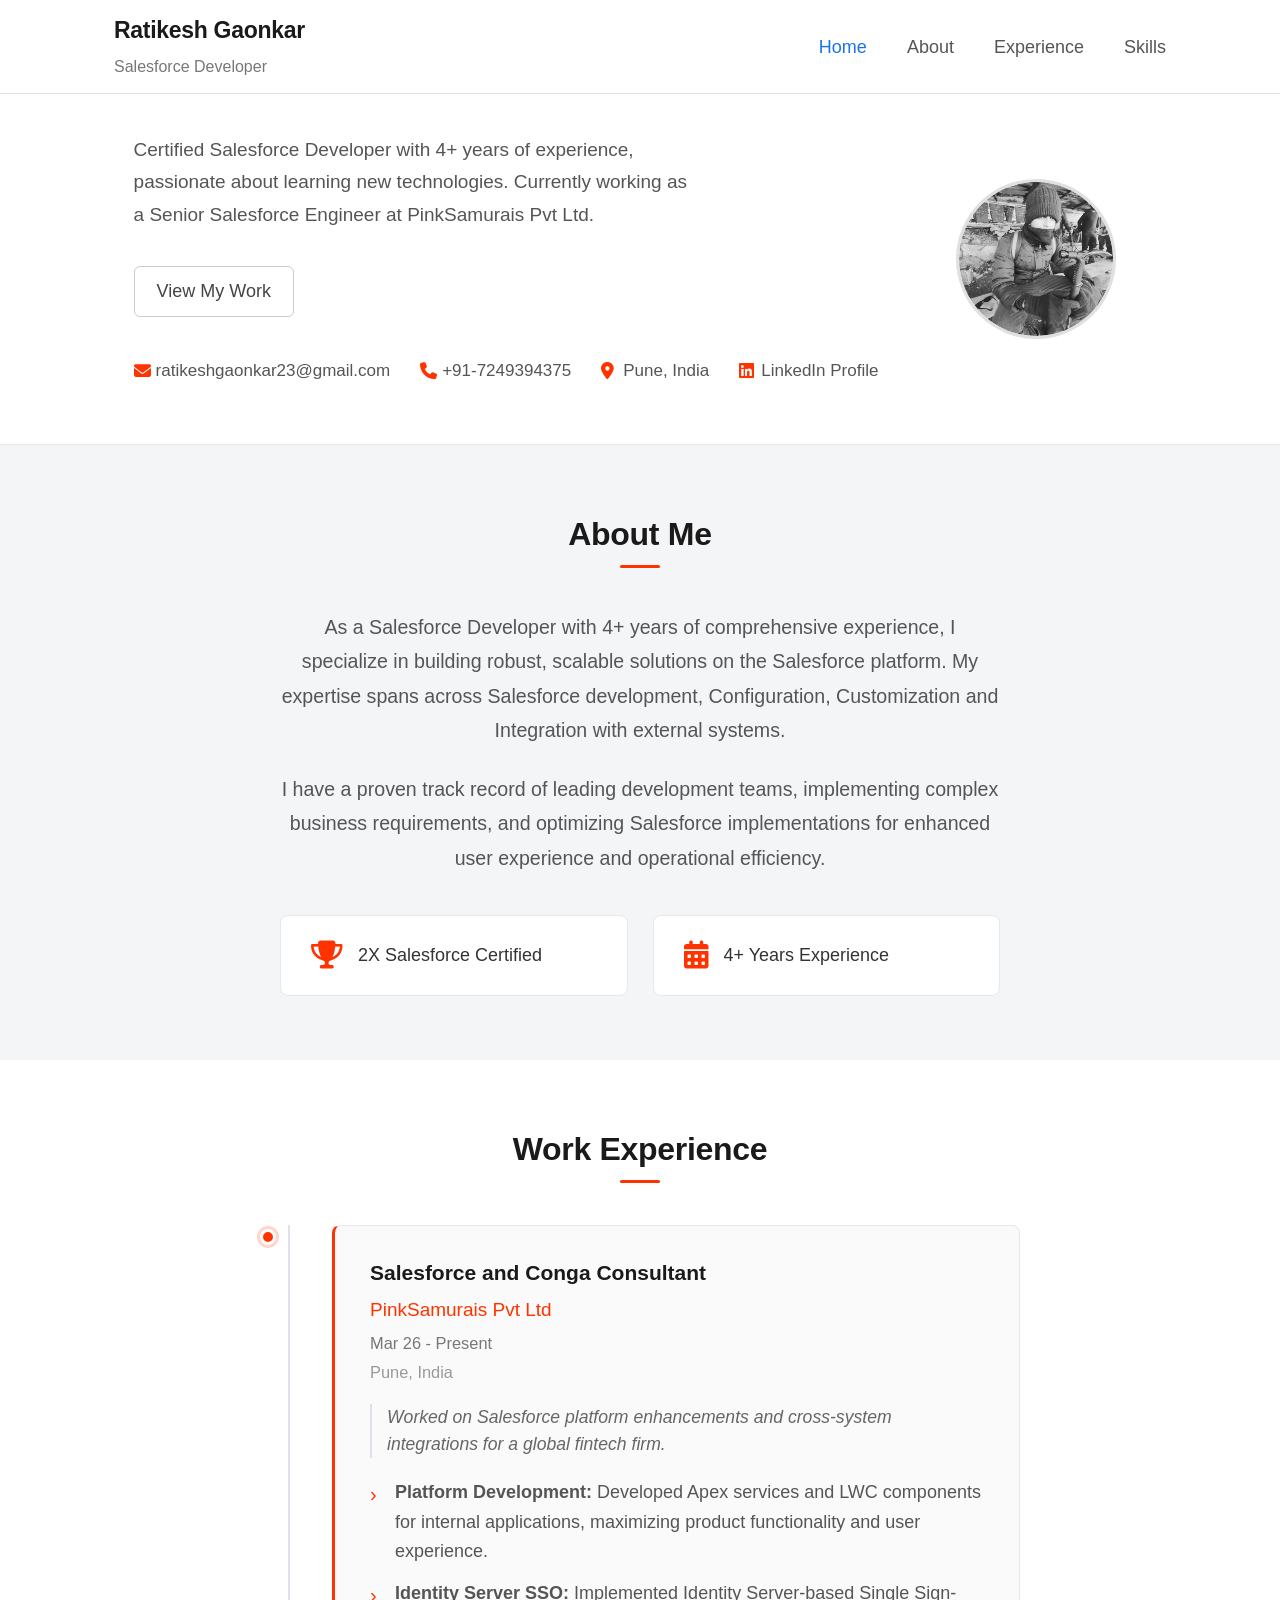
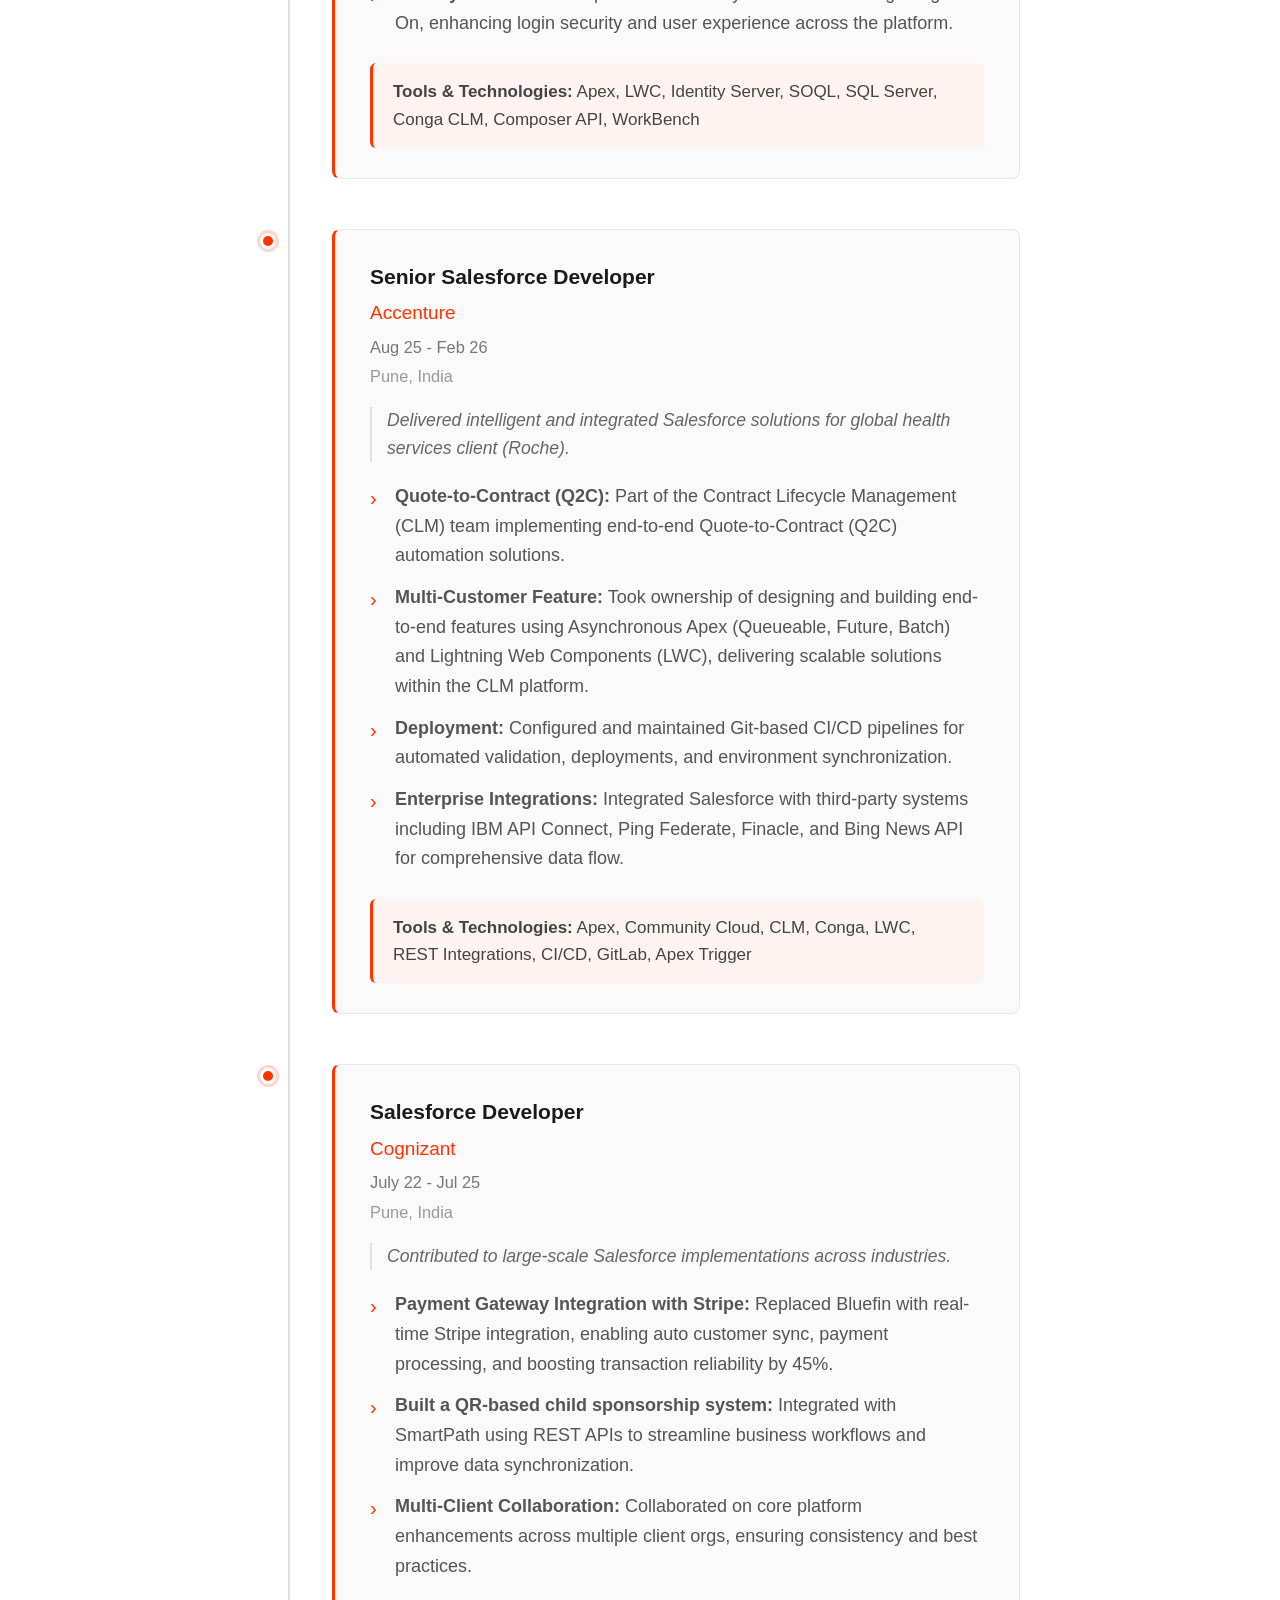
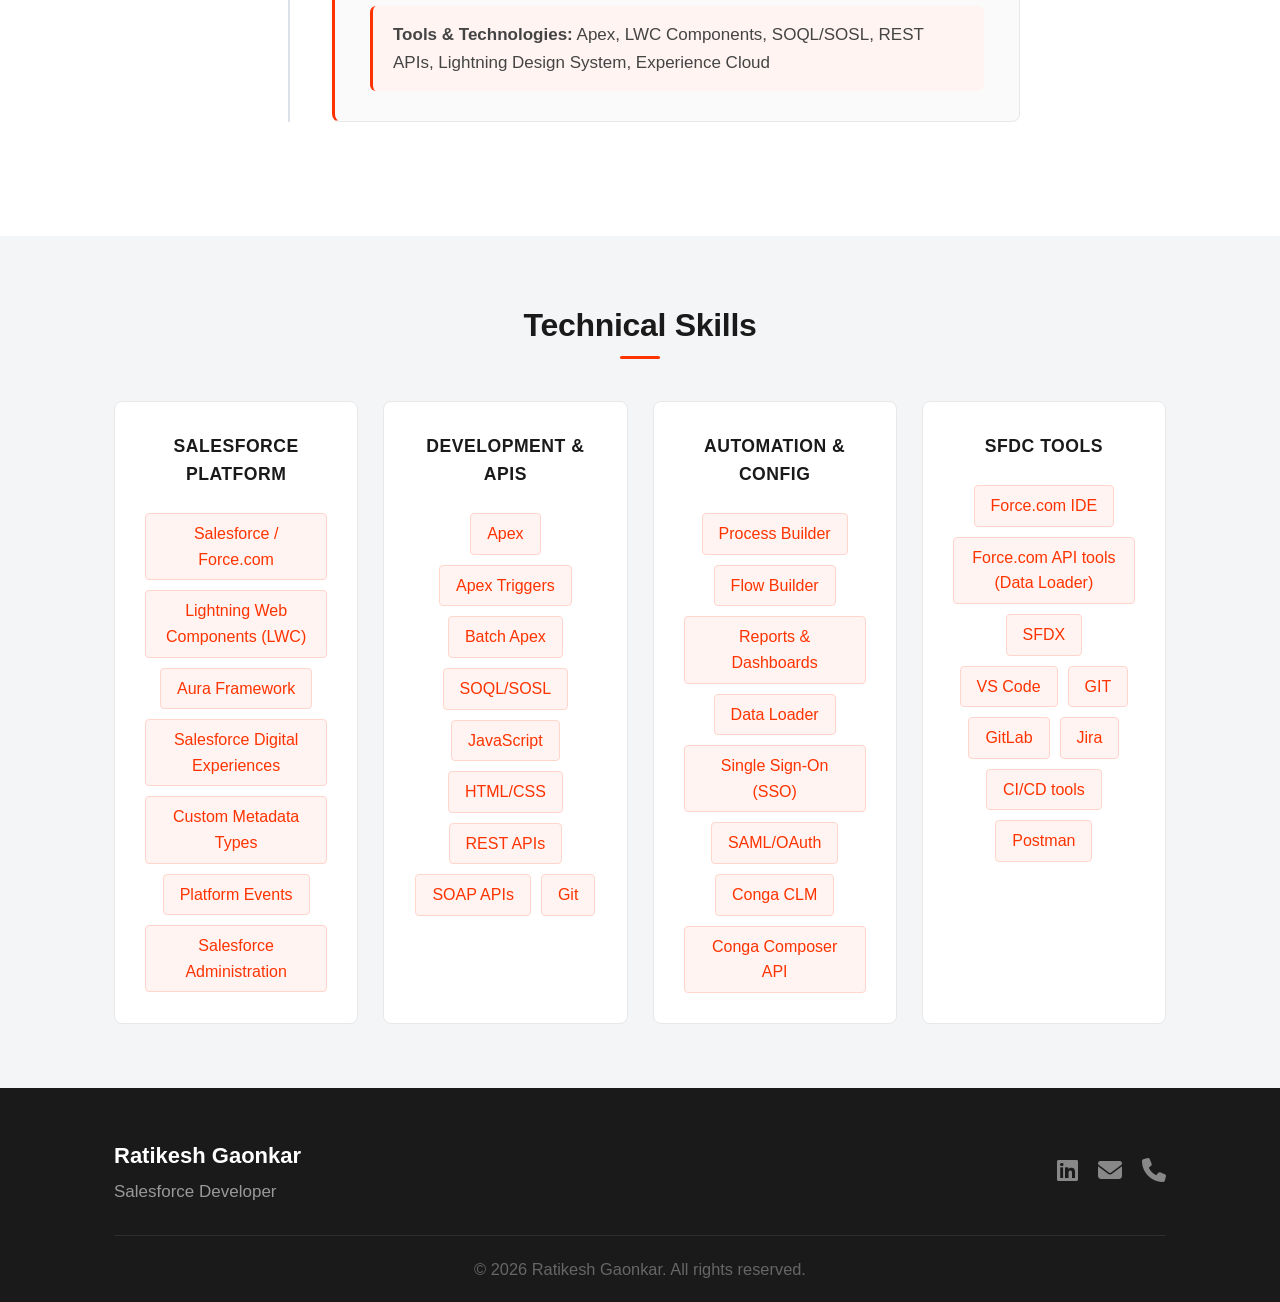
<file: index.html>
<!DOCTYPE html>
<html lang="en">
<head>
    <meta charset="UTF-8">
    <meta name="viewport" content="width=device-width, initial-scale=1.0">
    <title>Ratikesh Gaonkar - Salesforce Developer</title>
    <link rel="stylesheet" href="styles.css">
    <link href="https://cdnjs.cloudflare.com/ajax/libs/font-awesome/6.4.0/css/all.min.css" rel="stylesheet">
    <link href="https://fonts.googleapis.com/css2?family=EB+Garamond:ital,wght@0,400;0,500;0,600;0,700;1,400&display=swap" rel="stylesheet">
</head>
<body>
    <!-- Navigation -->
    <nav class="navbar">
        <div class="nav-container">
            <div class="nav-logo">
                <h2>Ratikesh Gaonkar</h2>
                <span>Salesforce Developer</span>
            </div>
            <ul class="nav-menu">
                <li><a href="#home" class="nav-link">Home</a></li>
                <li><a href="#about" class="nav-link">About</a></li>
                <li><a href="#experience" class="nav-link">Experience</a></li>
                <li><a href="#skills" class="nav-link">Skills</a></li>
            </ul>
            <div class="hamburger">
                <span class="bar"></span>
                <span class="bar"></span>
                <span class="bar"></span>
            </div>
        </div>
    </nav>

    <!-- Hero Section -->
    <section id="home" class="hero">
        <div class="hero-container">
            <div class="hero-content">
                <p class="hero-description">
                    Certified Salesforce Developer with 4+ years of experience, passionate about learning new 
                    technologies. Currently working as a Senior Salesforce Engineer at PinkSamurais Pvt Ltd.
                </p>
                <div class="hero-buttons">
                    <a href="#experience" class="btn btn-secondary">View My Work</a>
                </div>
                <div class="hero-contact">
                    <div class="contact-item">
                        <i class="fas fa-envelope"></i>
                        <span>ratikeshgaonkar23@gmail.com</span>
                    </div>
                    <div class="contact-item">
                        <i class="fas fa-phone"></i>
                        <span>+91-7249394375</span>
                    </div>
                    <div class="contact-item">
                        <i class="fas fa-map-marker-alt"></i>
                        <span>Pune, India</span>
                    </div>
                    <div class="contact-item">
                        <i class="fab fa-linkedin"></i>
                        <a href="https://linkedin.com/in/ratikeshgaonkar" target="_blank">LinkedIn Profile</a>
                    </div>
                </div>
            </div>
            <div class="hero-image">
                <div class="profile-image">
                    <img src="photo.jpeg" alt="Ratikesh Gaonkar - Salesforce Developer" class="profile-photo">
                </div>
            </div>
        </div>
    </section>

    <!-- About Section -->
    <section id="about" class="about">
        <div class="container">
            <h2 class="section-title">About Me</h2>
            <div class="about-content">
                <div class="about-text">
                    <p>
                        As a Salesforce Developer with 4+ years of comprehensive experience, I specialize in 
                        building robust, scalable solutions on the Salesforce platform. My expertise spans across 
                        Salesforce development, Configuration, Customization and Integration with external systems.
                    </p>
                    <p>
                        I have a proven track record of leading development teams, implementing complex business 
                        requirements, and optimizing Salesforce implementations for enhanced user experience and 
                        operational efficiency.
                    </p>
                    <div class="about-highlights">
                        <div class="highlight-item">
                            <i class="fas fa-trophy"></i>
                            <span>2X Salesforce Certified</span>
                        </div>
                        <div class="highlight-item">
                            <i class="fas fa-calendar-alt"></i>
                            <span>4+ Years Experience</span>
                        </div>
                    </div>
                </div>
            </div>
        </div>
    </section>

    <!-- Experience Section -->
    <section id="experience" class="experience">
        <div class="container">
            <h2 class="section-title">Work Experience</h2>
            <div class="timeline">
                <div class="timeline-item">
                    <div class="timeline-dot"></div>
                    <div class="timeline-content">
                        <h3>Salesforce and Conga Consultant</h3>
                        <h4>PinkSamurais Pvt Ltd</h4>
                        <span class="timeline-date">Mar 26 - Present</span>
                        <span class="timeline-location">Pune, India</span>
                        <p class="role-summary">Worked on Salesforce platform enhancements and cross-system integrations for a global fintech firm.</p>
                        <ul>
                            <li><strong>Platform Development:</strong> Developed Apex services and LWC components for internal applications, maximizing product functionality and user experience.</li>
                            <li><strong>Identity Server SSO:</strong> Implemented Identity Server-based Single Sign-On, enhancing login security and user experience across the platform.</li>
                        </ul>
                        <div class="technologies">
                            <strong>Tools & Technologies:</strong> Apex, LWC, Identity Server, SOQL, SQL Server, Conga CLM, Composer API, WorkBench
                        </div>
                    </div>
                </div>

                <div class="timeline-item">
                    <div class="timeline-dot"></div>
                    <div class="timeline-content">
                        <h3>Senior Salesforce Developer</h3>
                        <h4>Accenture</h4>
                        <span class="timeline-date">Aug 25 - Feb 26</span>
                        <span class="timeline-location">Pune, India</span>
                        <p class="role-summary">Delivered intelligent and integrated Salesforce solutions for global health services client (Roche).</p>
                        <ul>
                            <li><strong>Quote-to-Contract (Q2C):</strong> Part of the Contract Lifecycle Management (CLM) team implementing end-to-end Quote-to-Contract (Q2C) automation solutions.</li>
                            <li><strong>Multi-Customer Feature:</strong> Took ownership of designing and building end-to-end features using Asynchronous 
                             Apex (Queueable, Future, Batch) and Lightning Web Components (LWC), delivering scalable solutions within the CLM platform.</li>
                            <li><strong>Deployment:</strong> Configured and maintained Git-based CI/CD pipelines for automated validation, deployments, and environment synchronization.</li>
                            <li><strong>Enterprise Integrations:</strong> Integrated Salesforce with third-party systems including IBM API Connect, Ping Federate, Finacle, and Bing News API for comprehensive data flow.</li>
                        </ul>
                        <div class="technologies">
                            <strong>Tools & Technologies:</strong> Apex, Community Cloud, CLM, Conga, LWC, REST Integrations, CI/CD, GitLab, Apex Trigger
                        </div>
                    </div>
                </div>

                <div class="timeline-item">
                    <div class="timeline-dot"></div>
                    <div class="timeline-content">
                        <h3>Salesforce Developer</h3>
                        <h4>Cognizant</h4>
                        <span class="timeline-date">July 22 - Jul 25</span>
                        <span class="timeline-location">Pune, India</span>
                        <p class="role-summary">Contributed to large-scale Salesforce implementations across industries.</p>
                        <ul>
                            <li><strong>Payment Gateway Integration with Stripe:</strong> Replaced Bluefin with real-time Stripe integration, enabling auto customer sync, payment 
                                processing, and boosting transaction reliability by 45%.</li>
                            <li><strong>Built a QR-based child sponsorship system: </strong> Integrated with SmartPath using REST APIs to streamline business workflows and improve data synchronization.</li>
                            <li><strong>Multi-Client Collaboration:</strong> Collaborated on core platform enhancements across multiple client orgs, ensuring consistency and best practices.</li>
                        </ul>
                        <div class="technologies">
                            <strong>Tools & Technologies:</strong> Apex, LWC Components, SOQL/SOSL, REST APIs, Lightning Design System, Experience Cloud
                        </div>
                    </div>
                </div>
            </div>
        </div>
    </section>

    <!-- Skills Section -->
    <section id="skills" class="skills">
        <div class="container">
            <h2 class="section-title">Technical Skills</h2>
            <div class="skills-grid">
                <div class="skill-category">
                    <h3>Salesforce Platform</h3>
                    <div class="skill-tags">
                        <span class="skill-tag">Salesforce / Force.com</span>
                        <span class="skill-tag">Lightning Web Components (LWC)</span>
                        <span class="skill-tag">Aura Framework</span>
                        <span class="skill-tag">Salesforce Digital Experiences</span>
                        <span class="skill-tag">Custom Metadata Types</span>
                        <span class="skill-tag">Platform Events</span>
                        <span class="skill-tag">Salesforce Administration</span>
                    </div>
                </div>
                <div class="skill-category">
                    <h3>Development & APIs</h3>
                    <div class="skill-tags">
                        <span class="skill-tag">Apex</span>
                        <span class="skill-tag">Apex Triggers</span>
                        <span class="skill-tag">Batch Apex</span>
                        <span class="skill-tag">SOQL/SOSL</span>
                        <span class="skill-tag">JavaScript</span>
                        <span class="skill-tag">HTML/CSS</span>
                        <span class="skill-tag">REST APIs</span>
                        <span class="skill-tag">SOAP APIs</span>
                        <span class="skill-tag">Git</span>
                    </div>
                </div>
                <div class="skill-category">
                    <h3>Automation & Config</h3>
                    <div class="skill-tags">
                        <span class="skill-tag">Process Builder</span>
                        <span class="skill-tag">Flow Builder</span>
                        <span class="skill-tag">Reports & Dashboards</span>
                        <span class="skill-tag">Data Loader</span>
                        <span class="skill-tag">Single Sign-On (SSO)</span>
                        <span class="skill-tag">SAML/OAuth</span>
                        <span class="skill-tag">Conga CLM</span>
                        <span class="skill-tag">Conga Composer API</span>
                    </div>
                </div>
                <div class="skill-category">
                    <h3>SFDC Tools</h3>
                    <div class="skill-tags">
                            <span class="skill-tag">Force.com IDE</span>
                            <span class="skill-tag">Force.com API tools (Data Loader)</span>
                            <span class="skill-tag">SFDX</span>
                            <span class="skill-tag">VS Code</span>
                            <span class="skill-tag">GIT</span>
                            <span class="skill-tag">GitLab</span>
                            <span class="skill-tag">Jira</span>
                            <span class="skill-tag">CI/CD tools</span>
                            <span class="skill-tag">Postman</span>
                    </div>
                </div>
            </div>
        </div>
    </section>

    <!-- Footer -->
    <footer class="footer">
        <div class="container">
            <div class="footer-content">
                <div class="footer-left">
                    <h3>Ratikesh Gaonkar</h3>
                    <p>Salesforce Developer</p>
                </div>
                <div class="footer-right">
                    <div class="social-links">
                        <a href="https://linkedin.com/in/ratikeshgaonkar" target="_blank">
                            <i class="fab fa-linkedin"></i>
                        </a>
                        <a href="mailto:ratikeshgaonkar23@gmail.com">
                            <i class="fas fa-envelope"></i>
                        </a>
                        <a href="tel:+917249394375">
                            <i class="fas fa-phone"></i>
                        </a>
                    </div>
                </div>
            </div>
            <div class="footer-bottom">
                <p>&copy; 2026 Ratikesh Gaonkar. All rights reserved.</p>
            </div>
        </div>
    </footer>

    <script src="script.js"></script>
</body>
</html>
</file>
<file: styles.css>
/* Reset and Base Styles */
* {
    margin: 0;
    padding: 0;
    box-sizing: border-box;
}

html {
    scroll-behavior: smooth;
    font-size: 20px;
}

body {
    font-family: 'Inter', -apple-system, BlinkMacSystemFont, 'Segoe UI', Roboto, sans-serif;
    line-height: 1.6;
    color: #222;
    background-color: #f4f5f7;
}

.container {
    max-width: 1100px;
    margin: 0 auto;
    padding: 0 24px;
}

/* ============================================
   NAVIGATION
   ============================================ */
.navbar {
    position: fixed;
    top: 0;
    width: 100%;
    background: #ffffff;
    border-bottom: 1px solid #e0e0e0;
    z-index: 1000;
    padding: 0.6rem 0;
}

.nav-container {
    max-width: 1100px;
    margin: 0 auto;
    padding: 0 24px;
    display: flex;
    justify-content: space-between;
    align-items: center;
}

.nav-logo h2 {
    color: #1a1a1a;
    font-size: 1.15rem;
    font-weight: 600;
    letter-spacing: -0.3px;
}

.nav-logo span {
    color: #777;
    font-size: 0.8rem;
    font-weight: 400;
}

.nav-menu {
    display: flex;
    list-style: none;
    gap: 2rem;
    align-items: center;
}

.nav-link {
    text-decoration: none;
    color: #555;
    font-weight: 500;
    font-size: 0.9rem;
    transition: color 0.2s ease;
}

.nav-link:hover {
    color: #ff3300;
}

.hamburger {
    display: none;
    flex-direction: column;
    cursor: pointer;
}

.bar {
    width: 22px;
    height: 2px;
    background-color: #444;
    margin: 3px 0;
    transition: 0.3s;
    border-radius: 2px;
}

/* ============================================
   HERO SECTION — clean white background
   ============================================ */
.hero {
    min-height: auto;
    display: flex;
    align-items: center;
    padding: 120px 0 60px;
    background: #ffffff;
    border-bottom: 1px solid #e8e8e8;
}

.hero-container {
    max-width: 1100px;
    margin: 0 auto;
    padding: 0 24px;
    display: grid;
    grid-template-columns: 1fr 220px;
    gap: 48px;
    align-items: center;
}

.hero-title {
    font-size: 2.4rem;
    font-weight: 700;
    margin-bottom: 0.5rem;
    line-height: 1.15;
    color: #1a1a1a;
    letter-spacing: -0.5px;
}

.highlight {
    color: #ff3300;
    background: none;
    -webkit-text-fill-color: unset;
}

.hero-subtitle {
    font-size: 1.1rem;
    font-weight: 500;
    margin-bottom: 1rem;
    color: #444;
}

.hero-description {
    font-size: 0.95rem;
    margin-bottom: 1.75rem;
    color: #555;
    line-height: 1.7;
    max-width: 560px;
}

.hero-buttons {
    display: flex;
    gap: 0.75rem;
    margin-bottom: 2rem;
}

.btn {
    padding: 10px 22px;
    text-decoration: none;
    border-radius: 6px;
    font-weight: 500;
    font-size: 0.9rem;
    transition: all 0.2s ease;
    border: none;
    cursor: pointer;
    display: inline-block;
}

.btn-primary {
    background: #ff3300;
    color: white;
}

.btn-primary:hover {
    background: #cc2900;
}

.btn-secondary {
    background: transparent;
    color: #444;
    border: 1.5px solid #ccc;
}

.btn-secondary:hover {
    border-color: #888;
    color: #222;
}

.hero-contact {
    display: flex;
    flex-wrap: wrap;
    gap: 0.6rem 1.5rem;
}

.contact-item {
    display: flex;
    align-items: center;
    gap: 0.4rem;
    color: #555;
    font-size: 0.85rem;
}

.contact-item i {
    color: #ff3300;
    width: 14px;
}

.contact-item a {
    color: #555;
    text-decoration: none;
}

.contact-item a:hover {
    color: #ff3300;
}

.hero-image {
    display: flex;
    justify-content: center;
    align-items: center;
}

.profile-image {
    width: 160px;
    height: 160px;
    border-radius: 50%;
    border: 3px solid #e0e0e0;
    overflow: hidden;
    background: #eee;
    display: flex;
    align-items: center;
    justify-content: center;
}

.profile-photo {
    width: 100%;
    height: 100%;
    object-fit: cover;
    border-radius: 50%;
}

.profile-image i {
    font-size: 5rem;
    color: #aaa;
}

/* ============================================
   SECTIONS — shared
   ============================================ */
section {
    padding: 64px 0;
}

.section-title {
    font-size: 1.6rem;
    text-align: center;
    margin-bottom: 2.5rem;
    color: #1a1a1a;
    font-weight: 600;
    letter-spacing: -0.3px;
    position: relative;
}

.section-title::after {
    content: '';
    width: 40px;
    height: 3px;
    background: #ff3300;
    position: absolute;
    bottom: -8px;
    left: 50%;
    transform: translateX(-50%);
    border-radius: 2px;
}

/* ============================================
   ABOUT
   ============================================ */
.about {
    background: #f4f5f7;
}

.about-text {
    max-width: 720px;
    margin: 0 auto;
    text-align: center;
}

.about-text p {
    font-size: 0.98rem;
    margin-bottom: 1.25rem;
    color: #555;
    line-height: 1.75;
}

.about-highlights {
    display: grid;
    grid-template-columns: repeat(auto-fit, minmax(220px, 1fr));
    gap: 1.25rem;
    margin-top: 2rem;
}

.highlight-item {
    display: flex;
    align-items: center;
    gap: 0.75rem;
    padding: 1.25rem 1.5rem;
    background: white;
    border-radius: 8px;
    border: 1px solid #e8e8e8;
    text-align: left;
}

.highlight-item i {
    font-size: 1.4rem;
    color: #ff3300;
    flex-shrink: 0;
}

.highlight-item span {
    font-weight: 500;
    color: #333;
    font-size: 0.9rem;
}

/* ============================================
   EXPERIENCE / TIMELINE
   ============================================ */
.experience {
    background: #ffffff;
}

.timeline {
    max-width: 760px;
    margin: 0 auto;
    position: relative;
}

.timeline::before {
    content: '';
    position: absolute;
    left: 28px;
    top: 0;
    bottom: 0;
    width: 2px;
    background: #dde2ea;
}

.timeline-item {
    position: relative;
    margin-bottom: 2.5rem;
    margin-left: 72px;
}

.timeline-dot {
    position: absolute;
    left: -72px;
    top: 4px;
    width: 16px;
    height: 16px;
    border-radius: 50%;
    background: #ff3300;
    border: 3px solid white;
    box-shadow: 0 0 0 3px #ffd5cc;
    z-index: 1;
}

.timeline-content {
    background: #fafafa;
    padding: 1.5rem 1.75rem;
    border-radius: 8px;
    border: 1px solid #e8e8e8;
    border-left: 3px solid #ff3300;
}

.timeline-content h3 {
    color: #1a1a1a;
    font-size: 1.05rem;
    font-weight: 600;
    margin-bottom: 0.25rem;
}

.timeline-content h4 {
    color: #ff3300;
    font-size: 0.95rem;
    font-weight: 500;
    margin-bottom: 0.25rem;
}

.timeline-date {
    color: #777;
    font-size: 0.82rem;
    font-weight: 500;
    display: block;
    margin-bottom: 0.15rem;
}

.timeline-location {
    color: #999;
    font-size: 0.82rem;
    display: block;
    margin-bottom: 0.9rem;
}

.timeline-content ul {
    list-style: none;
    padding: 0;
}

.timeline-content li {
    position: relative;
    padding-left: 1.25rem;
    margin-bottom: 0.6rem;
    color: #555;
    line-height: 1.65;
    font-size: 0.9rem;
}

.timeline-content li::before {
    content: '›';
    position: absolute;
    left: 0;
    color: #ff3300;
    font-size: 1rem;
    line-height: 1.65;
}

.role-summary {
    color: #666;
    font-style: italic;
    margin-bottom: 1rem;
    font-size: 0.88rem;
    line-height: 1.55;
    border-left: 2px solid #dde2ea;
    padding-left: 0.75rem;
}

.highlight-metric {
    background: #e6f4ea;
    color: #2e7d32;
    padding: 2px 7px;
    border-radius: 4px;
    font-size: 0.8rem;
    font-weight: 600;
}

.technologies {
    margin-top: 1.25rem;
    padding: 0.75rem 1rem;
    background: #fff4f2;
    border-radius: 6px;
    font-size: 0.85rem;
    color: #444;
    border-left: 3px solid #ff3300;
}

/* ============================================
   SKILLS
   ============================================ */
.skills {
    background: #f4f5f7;
}

.skills-grid {
    display: grid;
    grid-template-columns: repeat(4, 1fr);
    gap: 1.25rem;
    max-width: 1100px;
    margin: 0 auto;
}

.skill-category {
    background: white;
    padding: 1.5rem;
    border-radius: 8px;
    border: 1px solid #e8e8e8;
    text-align: center;
}

.skill-category h3 {
    color: #1a1a1a;
    font-size: 0.88rem;
    margin-bottom: 1.25rem;
    font-weight: 600;
    text-transform: uppercase;
    letter-spacing: 0.5px;
}

.skill-tags {
    display: flex;
    flex-wrap: wrap;
    gap: 0.5rem;
    justify-content: center;
}

.skill-tag {
    background: #fff4f2;
    color: #ff3300;
    padding: 0.35rem 0.8rem;
    border-radius: 4px;
    font-size: 0.8rem;
    font-weight: 500;
    border: 1px solid #ffd5cc;
    transition: background 0.2s ease;
}

.skill-tag:hover {
    background: #ffd5cc;
}

/* ============================================
   EDUCATION
   ============================================ */
.education {
    background: #ffffff;
}

.education-grid {
    display: grid;
    grid-template-columns: 1fr 1fr;
    gap: 2rem;
    max-width: 900px;
    margin: 0 auto;
}

.education-item,
.certification-item {
    background: #fafafa;
    padding: 1.5rem;
    border-radius: 8px;
    border: 1px solid #e8e8e8;
}

.education-item h3 {
    color: #1a1a1a;
    font-size: 1rem;
    font-weight: 600;
    margin-bottom: 0.25rem;
}

.education-item h4 {
    color: #ff3300;
    font-size: 0.9rem;
    font-weight: 500;
    margin-bottom: 0.75rem;
}

.education-date,
.education-location {
    color: #777;
    font-size: 0.85rem;
    display: block;
}

.certification-item {
    display: flex;
    align-items: center;
    gap: 1rem;
}

.certification-item i {
    font-size: 2rem;
    color: #f9a825;
}

.certification-item h4 {
    color: #333;
    font-size: 0.9rem;
    font-weight: 500;
    margin-bottom: 0.2rem;
}

/* ============================================
   CONTACT
   ============================================ */
.contact-content {
    display: grid;
    grid-template-columns: 1fr 1fr;
    gap: 3rem;
    max-width: 900px;
    margin: 0 auto;
}

.contact-info h3 {
    color: #1a1a1a;
    font-size: 1.2rem;
    margin-bottom: 0.75rem;
    font-weight: 600;
}

.contact-info p {
    color: #666;
    margin-bottom: 1.5rem;
    font-size: 0.92rem;
    line-height: 1.65;
}

.contact-methods {
    display: flex;
    flex-direction: column;
    gap: 1rem;
}

.contact-method {
    display: flex;
    align-items: center;
    gap: 0.75rem;
    padding: 0.85rem 1rem;
    background: #f4f5f7;
    border-radius: 6px;
    border: 1px solid #e8e8e8;
}

.contact-method i {
    font-size: 1.1rem;
    color: #ff3300;
    width: 24px;
    text-align: center;
}

.contact-method h4 {
    color: #333;
    font-size: 0.85rem;
    font-weight: 600;
    margin-bottom: 0.1rem;
}

.contact-method a {
    color: #ff3300;
    text-decoration: none;
    font-size: 0.85rem;
}

.contact-method a:hover {
    text-decoration: underline;
}

.contact-form {
    background: white;
    padding: 1.75rem;
    border-radius: 8px;
    border: 1px solid #e8e8e8;
}

.form-group {
    margin-bottom: 1.25rem;
}

.form-group input,
.form-group textarea {
    width: 100%;
    padding: 0.85rem 1rem;
    border: 1.5px solid #ddd;
    border-radius: 6px;
    font-size: 0.9rem;
    transition: border-color 0.2s ease;
    font-family: inherit;
    background: #fafafa;
    color: #333;
}

.form-group input:focus,
.form-group textarea:focus {
    outline: none;
    border-color: #ff3300;
    background: #fff;
}

.form-group textarea {
    resize: vertical;
    min-height: 110px;
}

/* ============================================
   FOOTER
   ============================================ */
.footer {
    background: #1a1a1a;
    color: white;
    padding: 2.5rem 0 1rem;
}

.footer-content {
    display: flex;
    justify-content: space-between;
    align-items: center;
    margin-bottom: 1.5rem;
}

.footer-left h3 {
    color: white;
    font-size: 1.1rem;
    margin-bottom: 0.25rem;
    font-weight: 600;
}

.footer-left p {
    color: #999;
    font-size: 0.85rem;
}

.social-links {
    display: flex;
    gap: 1rem;
}

.social-links a {
    color: #888;
    font-size: 1.2rem;
    transition: color 0.2s ease;
}

.social-links a:hover {
    color: #ff3300;
}

.footer-bottom {
    border-top: 1px solid #2e2e2e;
    padding-top: 1rem;
    text-align: center;
    color: #666;
    font-size: 0.82rem;
}

/* ============================================
   RESPONSIVE
   ============================================ */
@media (max-width: 1024px) {
    .skills-grid {
        grid-template-columns: repeat(2, 1fr);
    }
}

@media (max-width: 768px) {
    .nav-menu {
        position: fixed;
        left: -100%;
        top: 60px;
        flex-direction: column;
        background: white;
        width: 100%;
        text-align: center;
        transition: 0.3s;
        box-shadow: 0 4px 12px rgba(0, 0, 0, 0.08);
        padding: 1.5rem 0;
        border-top: 1px solid #eee;
    }

    .nav-menu.active {
        left: 0;
    }

    .hamburger {
        display: flex;
    }

    .hamburger.active .bar:nth-child(2) {
        opacity: 0;
    }

    .hamburger.active .bar:nth-child(1) {
        transform: translateY(8px) rotate(45deg);
    }

    .hamburger.active .bar:nth-child(3) {
        transform: translateY(-8px) rotate(-45deg);
    }

    .hero {
        padding: 100px 0 48px;
    }

    .hero-container {
        grid-template-columns: 1fr;
        text-align: center;
        gap: 2rem;
    }

    .hero-content {
        order: 1;
    }

    .hero-image {
        order: 2;
    }

    .hero-title {
        font-size: 1.9rem;
    }

    .hero-description {
        margin: 0 auto 1.75rem;
    }

    .hero-buttons {
        flex-direction: column;
        align-items: center;
    }

    .hero-contact {
        justify-content: center;
    }

    .profile-image {
        width: 120px;
        height: 120px;
    }

    .about-highlights {
        grid-template-columns: 1fr;
    }

    .timeline {
        margin-left: 0;
    }

    .timeline::before {
        left: 18px;
    }

    .timeline-item {
        margin-left: 52px;
    }

    .timeline-dot {
        left: -52px;
    }

    .skills-grid {
        grid-template-columns: 1fr;
    }

    .education-grid {
        grid-template-columns: 1fr;
        gap: 1.25rem;
    }

    .contact-content {
        grid-template-columns: 1fr;
        gap: 1.5rem;
    }

    .footer-content {
        flex-direction: column;
        gap: 1rem;
        text-align: center;
    }

    section {
        padding: 48px 0;
    }

    .section-title {
        font-size: 1.4rem;
    }
}

@media (max-width: 480px) {
    .hero {
        padding: 90px 0 40px;
    }

    .hero-title {
        font-size: 1.65rem;
    }

    .timeline-item {
        margin-left: 36px;
    }

    .timeline-dot {
        left: -36px;
        width: 13px;
        height: 13px;
    }

    .timeline::before {
        left: 14px;
    }
}

/* ============================================
   ANIMATIONS — subtle fade only
   ============================================ */
.section-title {
    opacity: 0;
    transform: translateY(16px);
    transition: opacity 0.5s ease, transform 0.5s ease;
}

.section-title.animate {
    opacity: 1;
    transform: translateY(0);
}

.timeline-item {
    opacity: 0;
    transform: translateY(16px);
    transition: opacity 0.5s ease, transform 0.5s ease;
}

.timeline-item.animate {
    opacity: 1;
    transform: translateY(0);
}

.skill-category {
    opacity: 0;
    transform: translateY(16px);
    transition: opacity 0.5s ease, transform 0.5s ease;
}

.skill-category.animate {
    opacity: 1;
    transform: translateY(0);
}

.about-highlights .highlight-item {
    opacity: 0;
    transform: translateY(12px);
    transition: opacity 0.4s ease, transform 0.4s ease;
}

.about-highlights .highlight-item.animate {
    opacity: 1;
    transform: translateY(0);
}

.project-card {
    opacity: 0;
    transform: translateY(16px);
    transition: opacity 0.5s ease, transform 0.5s ease;
}

.project-card.animate {
    opacity: 1;
    transform: translateY(0);
}

@media (prefers-reduced-motion: no-preference) {
    html {
        scroll-behavior: smooth;
    }
}
</file>
